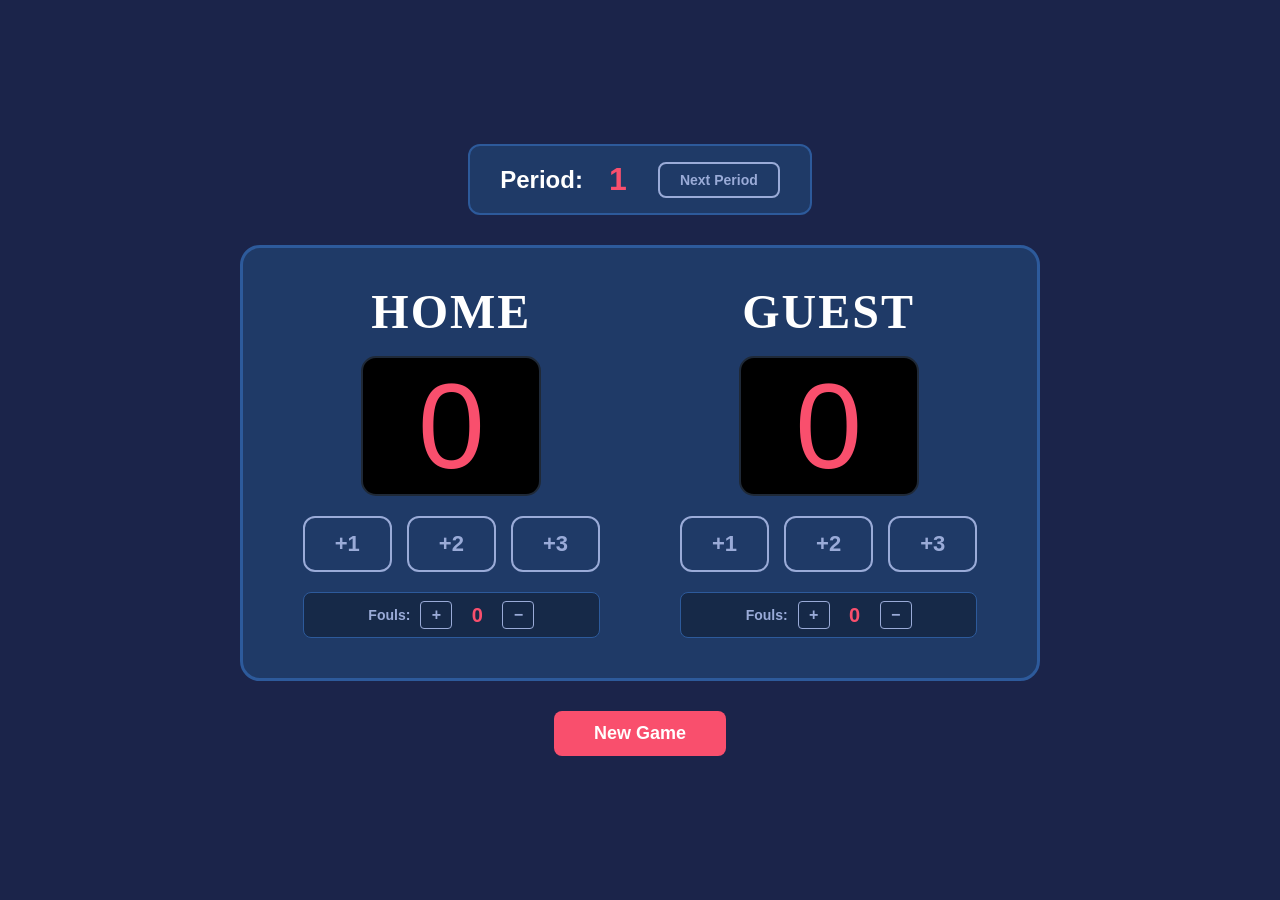
<file: Basketball-score-sol/index.html>
<html>
  <head>
    <link rel="stylesheet" href="index.css" />
    <link
      href="https://fonts.cdnfonts.com/css/cursed-timer-ulil"
      rel="stylesheet"
    />
  </head>

  <body>
    <div class="wrapper">
      <!-- Period Display -->
      <div class="period-display">
        <div class="period-info">
          <span>Period:</span>
          <span id="period" class="period-number">1</span>
        </div>
        <button class="button-period" onclick="nextPeriod()">
          Next Period
        </button>
      </div>

      <div class="container">
        <div class="team" id="home-team">
          <h3 class="main-text">HOME</h3>
          <p class="point-text" id="home-point">0</p>
          <div class="buttons-group">
            <button class="button-score" onclick="incrementHome(1)">+1</button>
            <button class="button-score" onclick="incrementHome(2)">+2</button>
            <button class="button-score" onclick="incrementHome(3)">+3</button>
          </div>
          <div class="stats-group">
            <div class="stat-item">
              <span class="stat-label">Fouls:</span>
              <button class="button-stat" onclick="incrementHomeFouls()">
                +
              </button>
              <span id="home-fouls" class="stat-value">0</span>
              <button class="button-stat" onclick="decrementHomeFouls()">
                −
              </button>
            </div>
          </div>
        </div>

        <div class="team" id="guest-team">
          <h3 class="main-text">GUEST</h3>
          <p class="point-text" id="guest-point">0</p>
          <div class="buttons-group">
            <button class="button-score" onclick="incrementGuest(1)">+1</button>
            <button class="button-score" onclick="incrementGuest(2)">+2</button>
            <button class="button-score" onclick="incrementGuest(3)">+3</button>
          </div>
          <div class="stats-group">
            <div class="stat-item">
              <span class="stat-label">Fouls:</span>
              <button class="button-stat" onclick="incrementGuestFouls()">
                +
              </button>
              <span id="guest-fouls" class="stat-value">0</span>
              <button class="button-stat" onclick="decrementGuestFouls()">
                −
              </button>
            </div>
          </div>
        </div>
      </div>
      <button class="new-game" onclick="newGame()">New Game</button>
    </div>
    <script src="index.js"></script>
  </body>
</html>
</file>
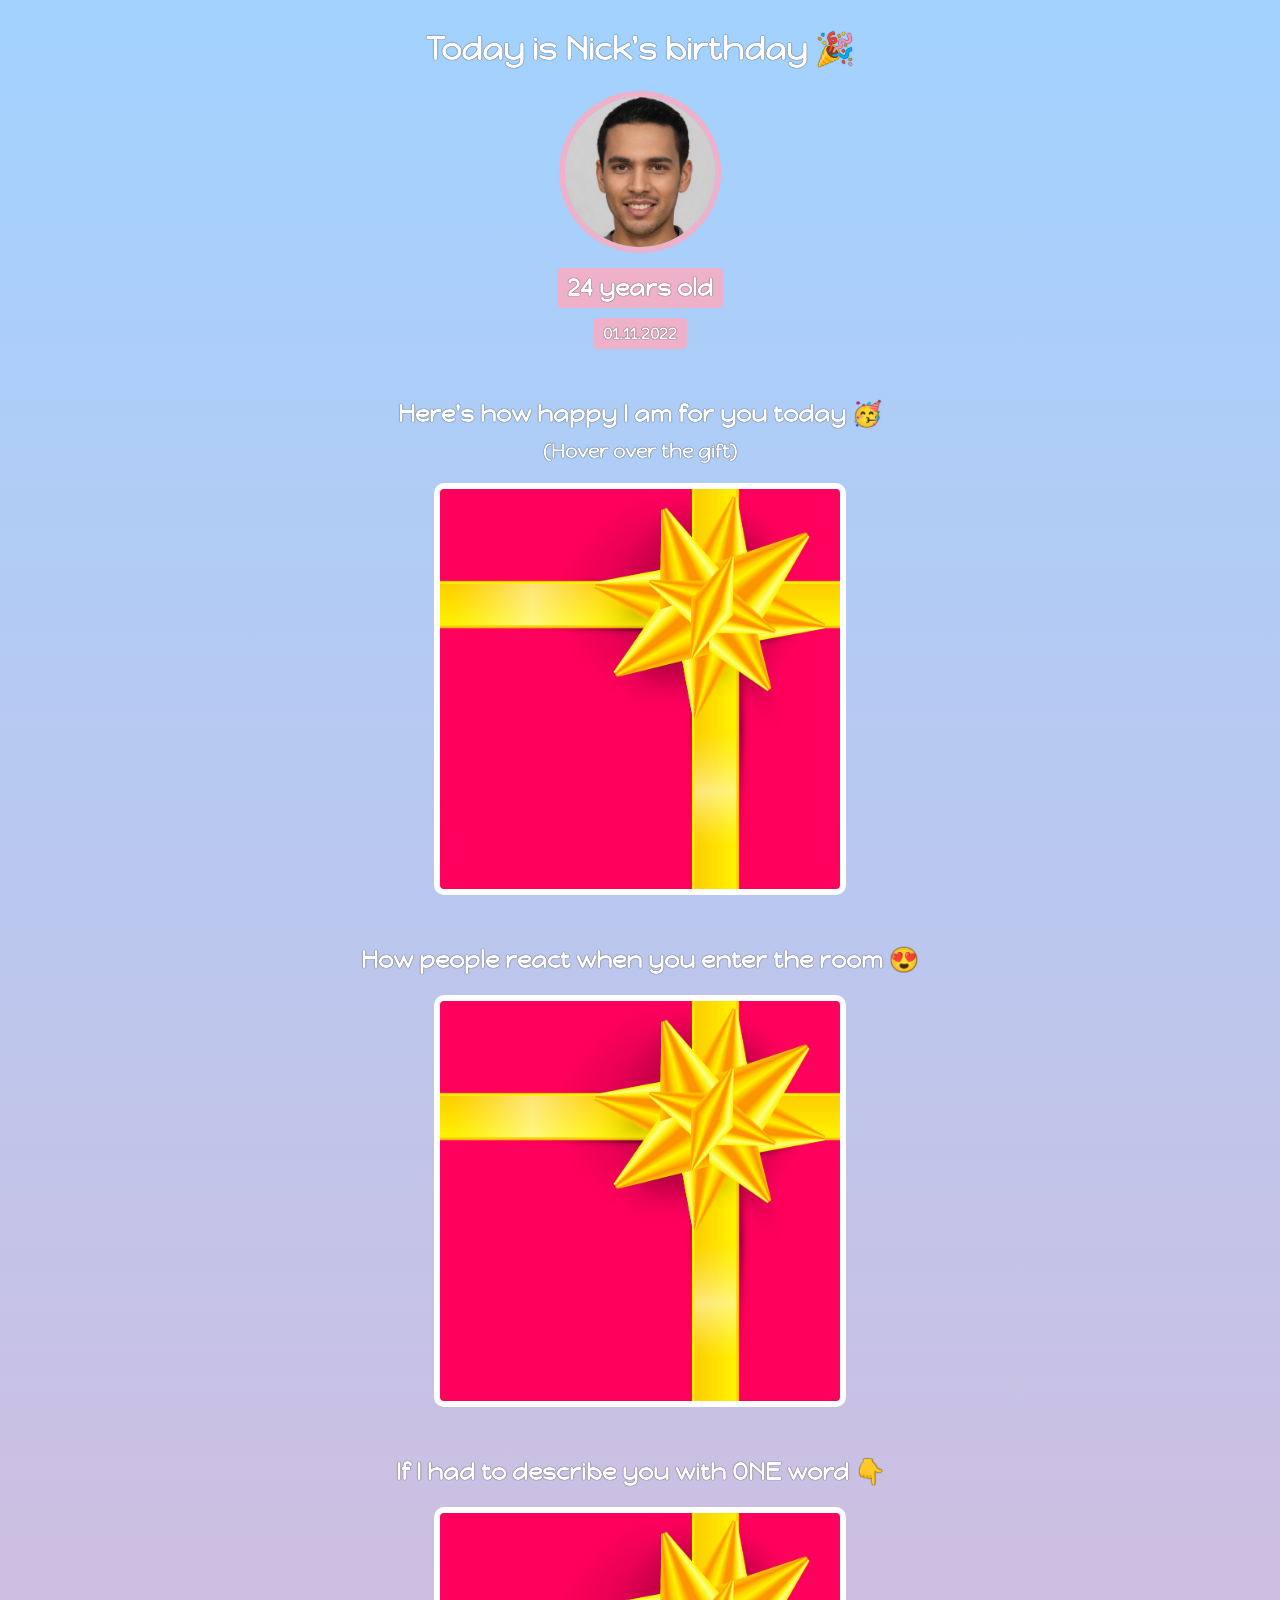
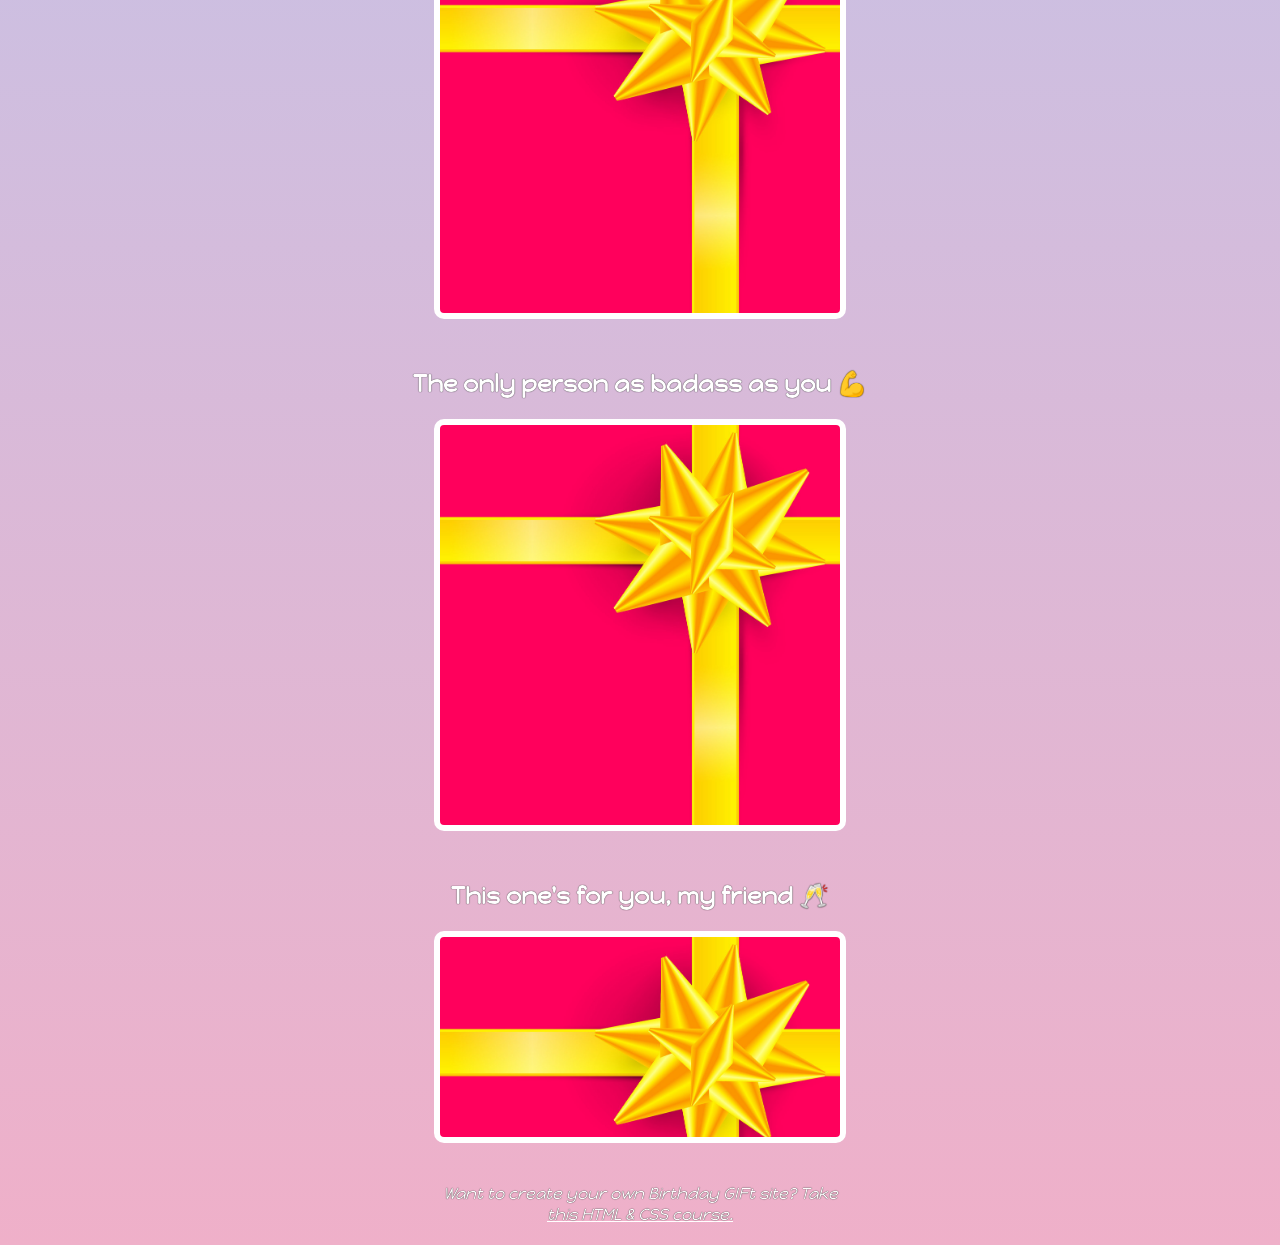
<file: birthday-web/index.html>
<html>
    <head>
        <link rel="preconnect" href="https://fonts.googleapis.com">
        <link rel="preconnect" href="https://fonts.gstatic.com" crossorigin>
        <link href="https://fonts.googleapis.com/css2?family=Happy+Monkey&display=swap" rel="stylesheet">
        <link rel="stylesheet" href="styles.css">
    </head>
    <body>
        <div id="header">
            <h1>Today is Nick's birthday 🎉</h1>
            <img id="bff-img" src="images/nick.jpg">
            <h2 id="bday-age">24 years old</h2>
            <h4 id="bday-date">01.11.2022</h4>
        </div>
        
        <div class="gift-section">
            <h2 class="gift-title">Here's how happy I am for you today 🥳</h2>
            <h3 class="gift-hint">(Hover over the gift)</h3>
            <div class="gift-img" id="gift-img-happy"></div>
        </div>
        
        <div class="gift-section">
            <h2 class="gift-title">How people react when you enter the room 😍</h2>
            <div class="gift-img" id="gift-img-hot"></div>
        </div>
        
        <div class="gift-section">
            <h2 class="gift-title">If I had to describe you with ONE word 👇</h2>
            <div class="gift-img" id="gift-img-genius"></div>
        </div>
        
        <div class="gift-section">
            <h2 class="gift-title">The only person as badass as you 💪</h2>
            <div class="gift-img" id="gift-img-badass"></div>
        </div>
        
         <div class="gift-section">
            <h2 class="gift-title">This one's for you, my friend 🥂</h2>
            <div class="gift-img" id="gift-img-cheers"></div>
        </div>
        
        <p id="footer">Want to create your own Birthday GIFt site? Take <a href="https://scrimba.com/learn/htmlandcss" target="_blank">this HTML & CSS course.</a></p>
        
    </body>
</html>
</file>
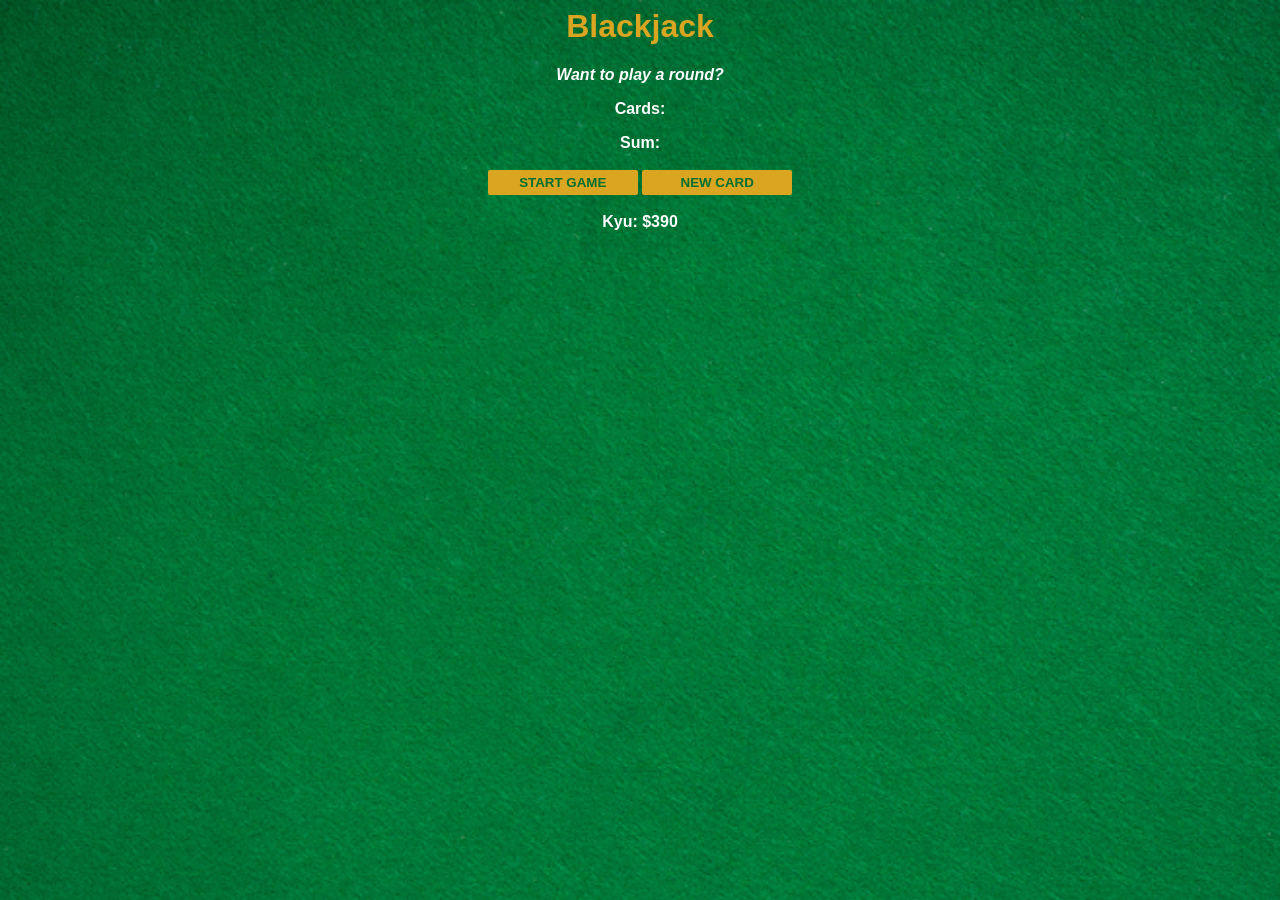
<file: blackjack-simple/index.html>
<html>
    <head>
        <link rel="stylesheet" href="index.css">
    </head>
    <body>
        <h1>Blackjack</h1>
        <p id="message-el">Want to play a round?</p>
        <p id="cards-el">Cards:</p>
        <p id="sum-el">Sum:</p>
        <button onclick="startGame()">START GAME</button>
        <button onclick="newCard()">NEW CARD</button>
        <p id="player-el"></p>
        <script src="index.js"></script>
    </body>
</html>
</file>
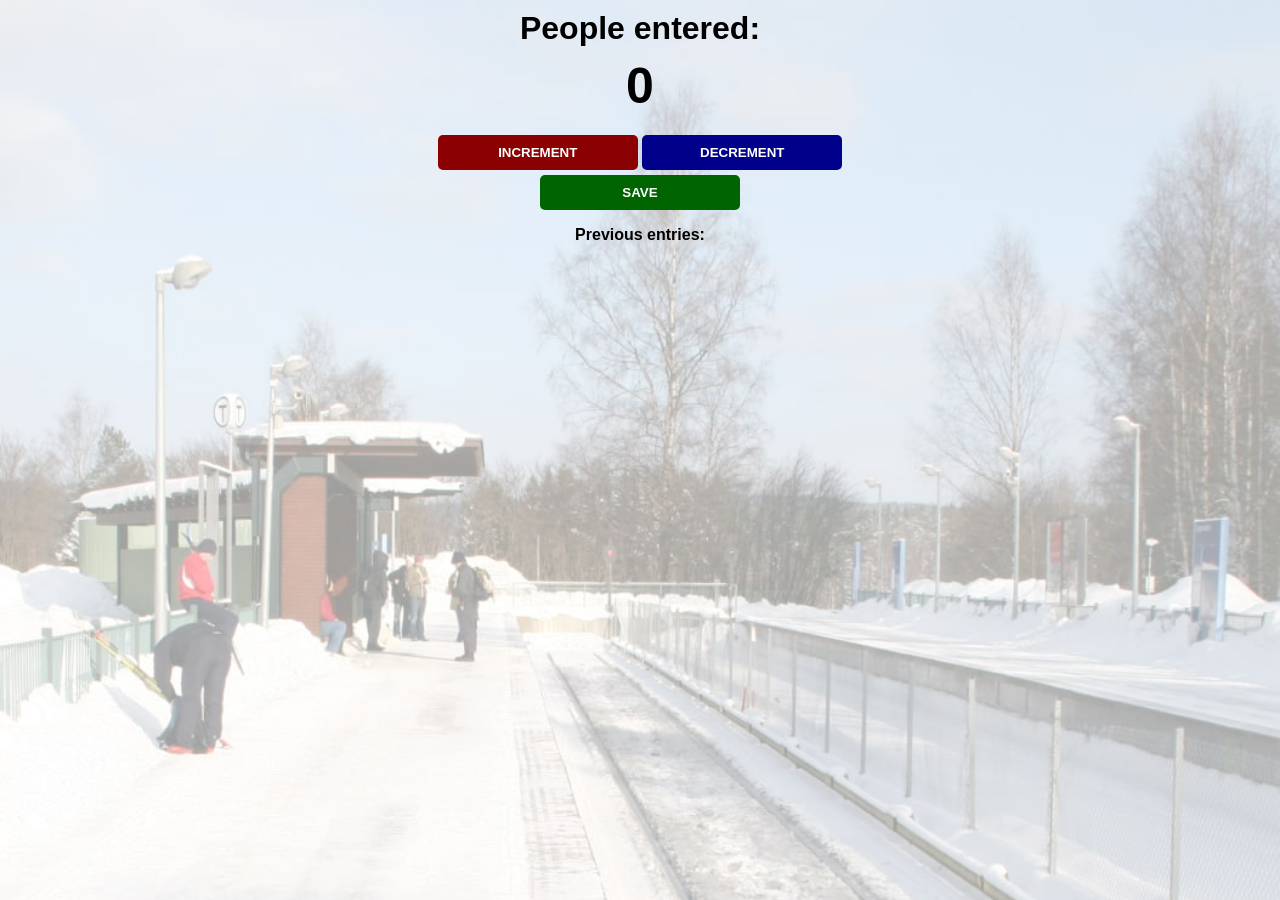
<file: counter-js/index.html>
<html>
  <head>
    <link rel="stylesheet" href="index.css" />
  </head>
  <body>
    <h1>People entered:</h1>
    <h2 id="count-el">0</h2>
    <button id="increment-btn" onclick="increment()">INCREMENT</button>
    <button id="decrement-btn" onclick="decrement()">DECREMENT</button>
    <button id="save-btn" onclick="save()">SAVE</button>
    <p id="save-el">Previous entries:</p>
    <script src="index.js"></script>
  </body>
</html>
</file>
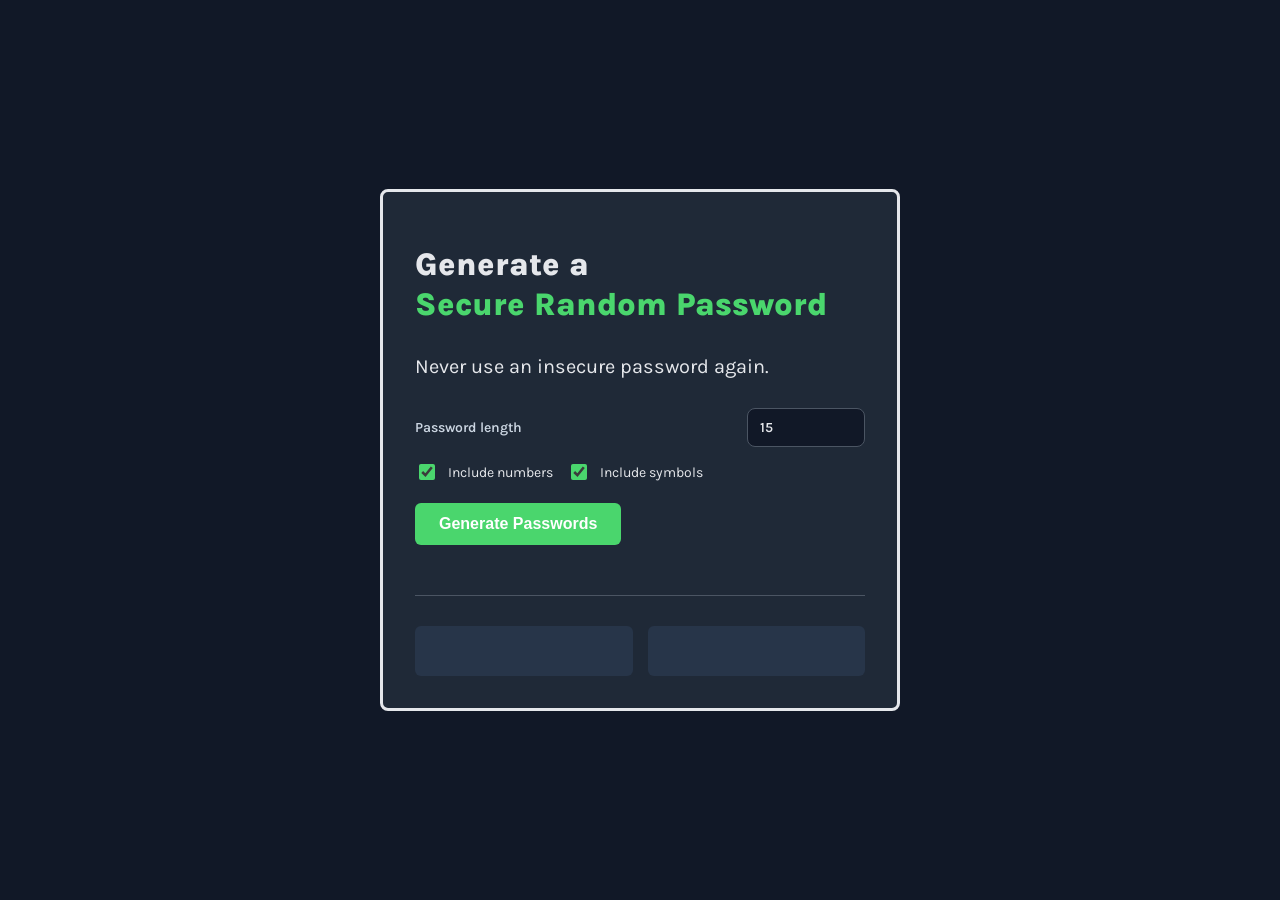
<file: password-generator-solproj/index.html>
<!doctype html>
<html lang="en">
  <head>
    <link rel="stylesheet" href="index.css" />
    <link rel="preconnect" href="https://fonts.googleapis.com" />
    <link rel="preconnect" href="https://fonts.gstatic.com" crossorigin />
    <link
      href="https://fonts.googleapis.com/css2?family=Happy+Monkey&family=Karla:ital,wght@0,200..800;1,200..800&family=Orbitron:wght@400..900&display=swap"
      rel="stylesheet"
    />
    <meta charset="UTF-8" />
    <meta name="viewport" content="width=device-width, initial-scale=1.0" />
    <title>Password Generator🔑</title>
  </head>
  <body>
    <div class="container">
      <h1 class="title">
        Generate a <br /><span class="highlight">Secure Random Password</span>
      </h1>
      <p class="description">Never use an insecure password again.</p>
      <div class="controls">
        <label class="control-row">
          <span class="control-label">Password length</span>
          <input
            id="password-length"
            class="length-input"
            type="number"
            min="8"
            max="24"
            value="15"
          />
        </label>

        <div class="toggle-group" aria-label="Password options">
          <label class="option">
            <input id="include-numbers" type="checkbox" checked />
            <span>Include numbers</span>
          </label>
          <label class="option">
            <input id="include-symbols" type="checkbox" checked />
            <span>Include symbols</span>
          </label>
        </div>
      </div>

      <button id="generate-btn" class="gen-btn">
        Generate Passwords
      </button>
      <p id="status-message" class="status" aria-live="polite"></p>
      <hr class="divider" />
      <div class="passwords-container">
        <div id="password-one" class="password-box"></div>
        <div id="password-two" class="password-box"></div>
      </div>
    </div>
    <script src="index.js"></script>
  </body>
</html>
</file>
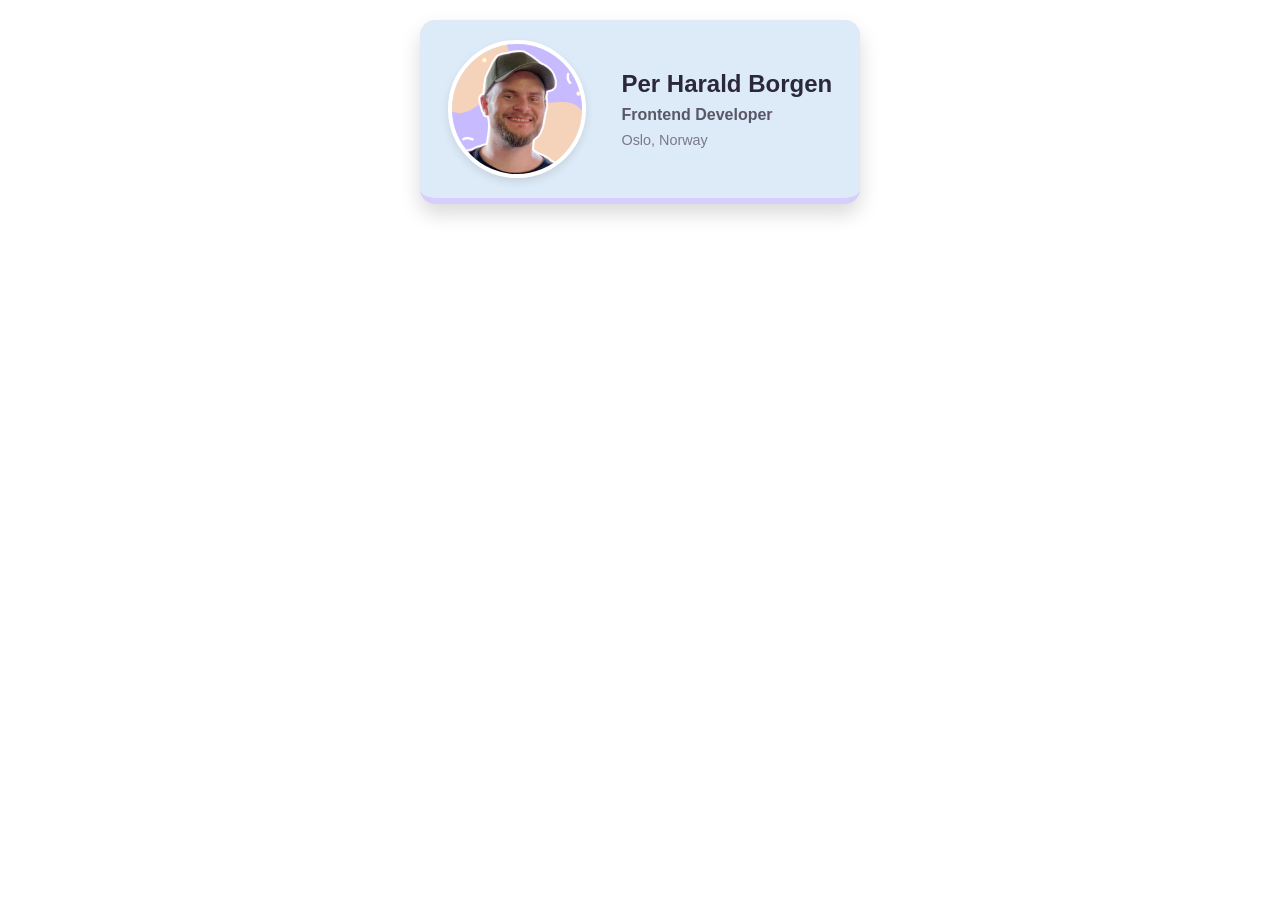
<file: Personal Card/index.html>
<html>
    <head>
        <link rel="stylesheet" href="styles.css" />
    </head>
    <body>
        <div class="card">
            <img class="avatar" src="images/per.png">
            <div >
                <h3>Per Harald Borgen</h3>
                <p>Frontend Developer</p>
                <h4>Oslo, Norway</h4>
            </div>
        </div>
    </body>
</html>
</file>
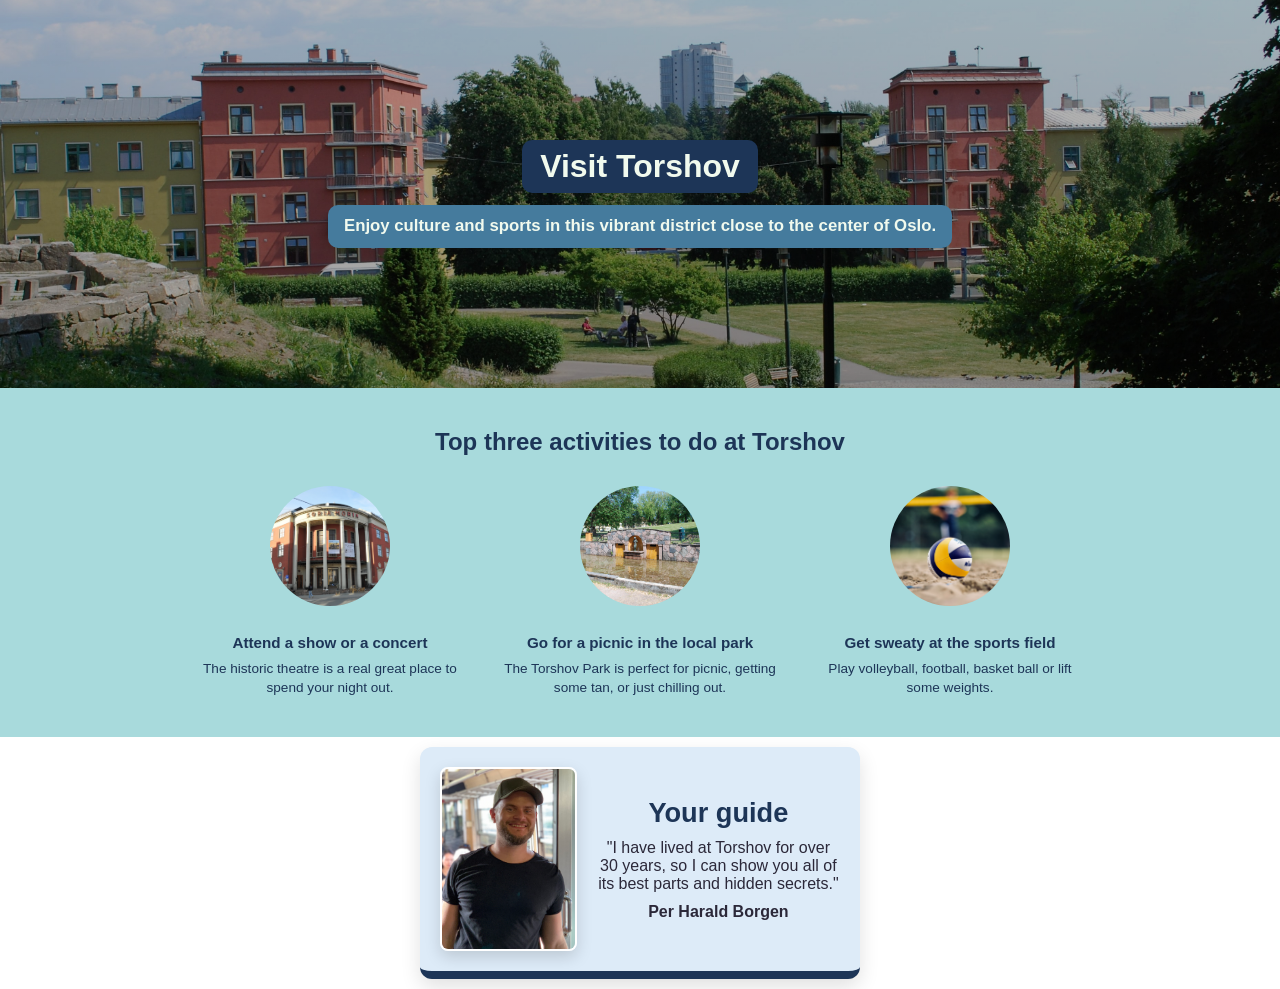
<file: solo-project-css/index.html>
<!doctype html>
<html>
  <head>
    <link rel="stylesheet" href="styles.css" />
  </head>
  <body>
    <!-- HERO SECTION -->
    <div id="hero">
      <h1 id="nama-kota">Visit Torshov</h1>
      <h2 id="deskripsi-kota">
        Enjoy culture and sports in this vibrant district close to the center of
        Oslo.
      </h2>
    </div>

    <!-- ACTIVITIES SECTION -->
    <div id="activities">
      <h3>Top three activities to do at Torshov</h3>
      <div id="top-three">
        <div class="activity-card">
          <img src="images/theatre.jpg" alt="Theatre" />
          <h4>Attend a show or a concert</h4>
          <p>
            The historic theatre is a real great place to spend your night out.
          </p>
        </div>

        <div class="activity-card">
          <img src="images/park.jpg" alt="Park" />
          <h4>Go for a picnic in the local park</h4>
          <p>
            The Torshov Park is perfect for picnic, getting some tan, or just
            chilling out.
          </p>
        </div>

        <div class="activity-card">
          <img src="images/sports.jpg" alt="Sports" />
          <h4>Get sweaty at the sports field</h4>
          <p>Play volleyball, football, basket ball or lift some weights.</p>
        </div>
      </div>
    </div>

    <!-- GUIDE SECTION -->
    <div id="guide">
      <div id="guide-card">
        <img id="avatar" src="images/per.jpg" alt="Your guide" />
        <div class="information-card">
          <h3>Your guide</h3>
          <p>
            "I have lived at Torshov for over 30 years, so I can show you all of
            its best parts and hidden secrets."
          </p>
          <h4>Per Harald Borgen</h4>
        </div>
      </div>
    </div>
  </body>
</html>
</file>
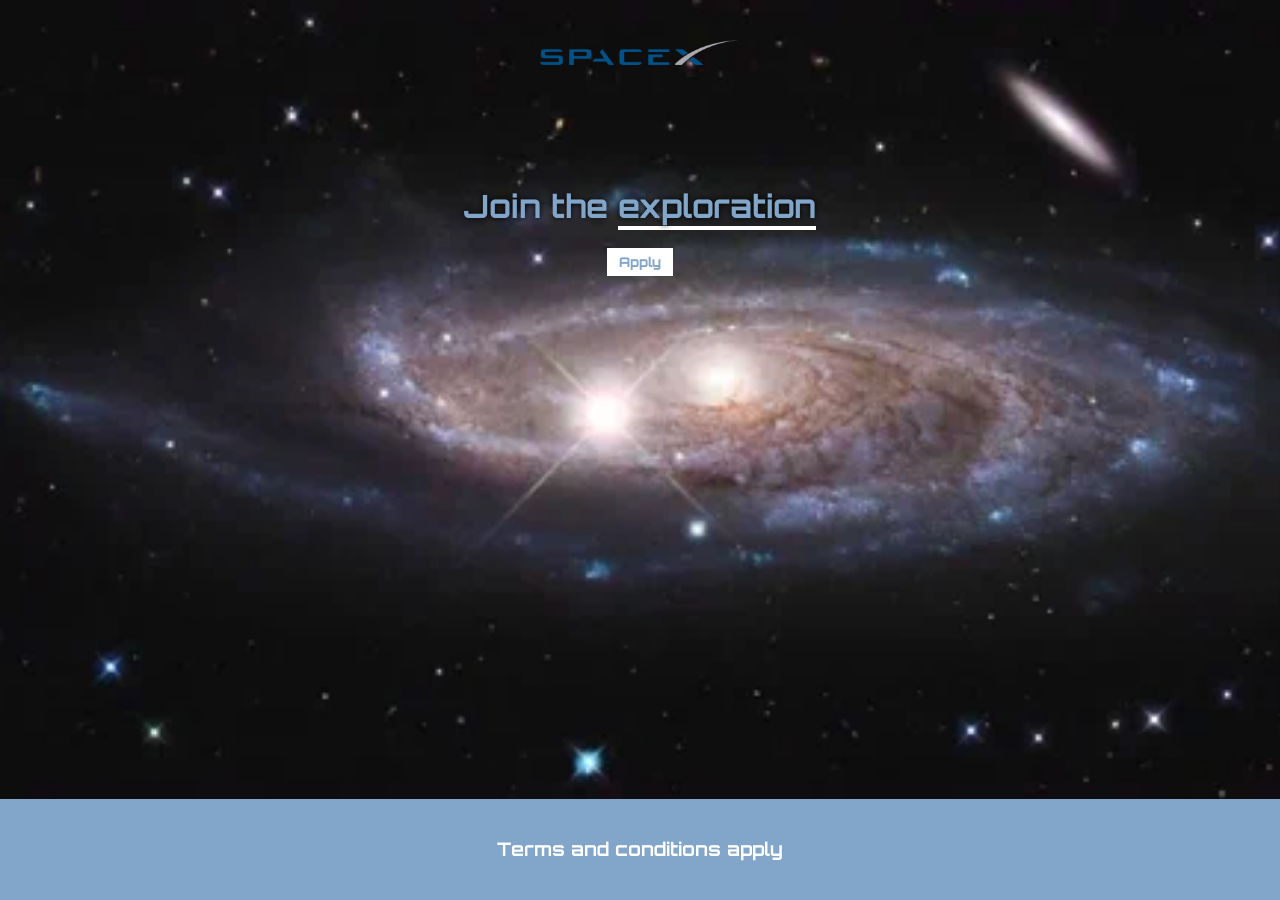
<file: space/index.html>
<html>
  <head>
    <link rel="preconnect" href="https://fonts.googleapis.com" />
    <link rel="preconnect" href="https://fonts.gstatic.com" crossorigin />
    <link
      href="https://fonts.googleapis.com/css2?family=Orbitron:wght@400;800&display=swap"
      rel="stylesheet"
    />
    <link rel="stylesheet" href="styles.css" />
  </head>
  <body>
    <div id="hero">
      <img src="images/spacex.png" id="main-logo" />
      <h1 id="title">Join the <span class="underline">exploration</span></h1>
      <button class="btn">Apply</button>
    </div>
    <div id="footer">
      <h3>Terms and conditions apply</h3>
    </div>
  </body>
</html>
</file>
<file: Basketball-score-sol/index.css>
* {
  box-sizing: border-box;
}

body {
  margin: 0;
  background-color: #1b244a;
  display: flex;
  justify-content: center;
  align-items: center;
  min-height: 100vh;
  font-family: "Verdana", sans-serif;
}

.wrapper {
  display: flex;
  flex-direction: column;
  align-items: center;
  gap: 30px;
}

.container {
  display: flex;
  justify-content: space-around;
  gap: 80px;
  background-color: #1f3a67;
  padding: 40px 60px;
  border-radius: 20px;
  border: 3px solid #2d5a9b;
}

.team {
  display: flex;
  flex-direction: column;
  align-items: center;
  gap: 20px;
}

.buttons-group {
  display: flex;
  gap: 15px;
}

.main-text {
  margin: 0;
  font-family: "Verdana";
  font-style: normal;
  font-weight: 700;
  font-size: 48px;
  line-height: 1;
  text-align: center;
  color: #ffffff;
  letter-spacing: 2px;
}

.point-text {
  margin: 0;
  display: flex;
  justify-content: center;
  align-items: center;
  width: 180px;
  height: 140px;
  font-family: "Cursed Timer ULiL", sans-serif;
  font-style: normal;
  font-weight: 400;
  font-size: 120px;
  line-height: 1;
  text-align: center;
  color: #f94f6d;
  border: #1f2937 2px solid;
  background-color: black;
  border-radius: 15px;
  padding: 10px 20px;
}

.button-score {
  font-family: "Verdana", sans-serif;
  font-style: normal;
  font-weight: 600;
  font-size: 22px;
  line-height: 1;
  text-align: center;
  color: #9aabd8;
  border: #9aabd8 2px solid;
  background-color: transparent;
  border-radius: 12px;
  padding: 15px 30px;
  cursor: pointer;
  transition: all 0.3s ease;
}

.button-score:hover {
  background-color: rgba(154, 171, 216, 0.1);
  border-color: #ffffff;
  color: #ffffff;
}

.new-game {
  background-color: #f94f6d;
  color: white;
  font-weight: bold;
  font-size: 18px;
  border: none;
  padding: 12px 40px;
  position: static;
  border-radius: 8px;
  cursor: pointer;
  transition: all 0.3s ease;
  font-family: "Verdana", sans-serif;
}

.new-game:hover {
  background-color: #ff6b7d;
  transform: scale(1.05);
}

/* Period Display */
.period-display {
  display: flex;
  align-items: center;
  gap: 20px;
  background-color: #1f3a67;
  padding: 15px 30px;
  border-radius: 12px;
  border: 2px solid #2d5a9b;
}

.period-info {
  display: flex;
  align-items: center;
  gap: 15px;
  font-size: 24px;
  font-weight: bold;
  color: #ffffff;
}

.period-number {
  font-size: 32px;
  color: #f94f6d;
  font-weight: bold;
  min-width: 40px;
  text-align: center;
}

.button-period {
  font-family: "Verdana", sans-serif;
  font-weight: 600;
  font-size: 14px;
  color: #9aabd8;
  border: #9aabd8 2px solid;
  background-color: transparent;
  border-radius: 8px;
  padding: 8px 20px;
  cursor: pointer;
  transition: all 0.3s ease;
}

.button-period:hover {
  background-color: rgba(154, 171, 216, 0.1);
  border-color: #ffffff;
  color: #ffffff;
}

/* Stats Group (Fouls) */
.stats-group {
  display: flex;
  gap: 15px;
  flex-direction: column;
  width: 100%;
}

.stat-item {
  display: flex;
  align-items: center;
  justify-content: center;
  gap: 10px;
  background-color: rgba(0, 0, 0, 0.3);
  padding: 8px 15px;
  border-radius: 8px;
  border: 1px solid #2d5a9b;
}

.stat-label {
  font-size: 14px;
  font-weight: 600;
  color: #9aabd8;
}

.stat-value {
  font-size: 20px;
  font-weight: bold;
  color: #f94f6d;
  min-width: 30px;
  text-align: center;
}

.button-stat {
  font-family: "Verdana", sans-serif;
  font-weight: bold;
  font-size: 16px;
  color: #9aabd8;
  border: #9aabd8 1px solid;
  background-color: transparent;
  border-radius: 4px;
  padding: 4px 10px;
  cursor: pointer;
  transition: all 0.2s ease;
  min-width: 32px;
}

.button-stat:hover {
  background-color: rgba(154, 171, 216, 0.1);
  border-color: #ffffff;
  color: #ffffff;
}

/* Leader Highlighting */
.team.leader {
  background: linear-gradient(
    135deg,
    rgba(249, 79, 109, 0.2),
    rgba(255, 107, 125, 0.2)
  );
  padding: 20px;
  border-radius: 15px;
  border: 2px solid #f94f6d;
  box-shadow: 0 0 20px rgba(249, 79, 109, 0.3);
}

.team.leader .main-text {
  color: #ffd700;
  text-shadow: 0 0 10px rgba(255, 215, 0, 0.5);
}

.team {
  transition: all 0.3s ease;
}
</file>
<file: birthday-web/styles.css>
body {
    text-align: center;
    font-family: 'Happy Monkey', cursive;
    background: linear-gradient(#a2d2ff, #EFB0C9);
    color: #ffffff;
}

h1, h2, h3, h4, p {
    text-shadow: 0 0 1px black;
}

#bff-img {
    width: 150px;
    border-radius: 50%;
    border: 6px solid #EFB0C9;
    margin-bottom: 10px;
}

#bday-age {
    background: #EFB0C9;
    padding: 5px 10px;
    border-radius: 5px;
    margin: 5px 0 10px 0;
}

#bday-date {
    margin: 0;
    background: #EFB0C9;
    padding: 5px 10px;
    border-radius: 5px;
}

#header {
    display: flex;
    flex-direction: column;
    align-items: center;
}

.gift-section {
    margin-top: 50px;
}

.gift-title {
    margin-bottom: 10px;
}

.gift-hint {
    margin-top: 0;
}

#gift-img-cheers {
    height: 200px;
}

.gift-img {
    margin: 20px auto;
    max-width: 400px;
    height: 400px;
    border: 6px solid white;
    border-radius: 10px;
    background-image: url("images/gift-cover.jpg");
    background-size: cover;
}

#gift-img-happy:hover {
    background-image: url("images/happy.gif");
}

#gift-img-hot:hover {
    background-image: url("images/hot.gif");
}

#gift-img-genius:hover {
    background-image: url("images/genius.gif");
}

#gift-img-badass:hover {
    background-image: url("images/badass.gif");
}

#gift-img-cheers:hover {
    background-image: url("images/cheers.gif");
}

#footer {
    font-style: italic;
    width: 400px;
    margin: 40px auto 20px;
}

a {
    color: white;
}

/* 
Add the footer paragraph according to the design. 
Configure the anchor tag to open the link in a new tab.
Forgotten how to do it? Google it! 

Link: 
https://scrimba.com/learn/htmlandcss

Text:
Want to create your own Birthday GIFt site? Take this HTML & CSS course.
*/
</file>
<file: blackjack-simple/index.css>
body {
    font-family: 'Trebuchet MS', 'Lucida Sans Unicode', 'Lucida Grande', Arial, sans-serif;
    background-image: url("images/table.png");
    background-size: cover;
    font-weight: bold;
    color: white;
    text-align: center;
}

h1 {
    color: goldenrod;
}

#message-el {
    font-style: italic;
}

button {
    color: #016f32;
    width: 150px;
    background: goldenrod;
    padding-top: 5px;
    padding-bottom: 5px;
    font-weight: bold;
    border: none;
    border-radius: 2px;
    margin-bottom: 2px;
    margin-top: 2px;
}
</file>
<file: counter-js/index.css>
body {
  background-image: url("station.jpg");
  background-size: cover;
  font-family:
    -apple-system, BlinkMacSystemFont, "Segoe UI", Roboto, Oxygen, Ubuntu,
    Cantarell, "Open Sans", "Helvetica Neue", sans-serif;
  font-weight: bold;
  text-align: center;
}

h1 {
  margin-top: 10px;
  margin-bottom: 10px;
}

h2 {
  font-size: 50px;
  margin-top: 0;
  margin-bottom: 20px;
}

button {
  border: none;
  padding-top: 10px;
  padding-bottom: 10px;
  color: white;
  font-weight: bold;
  width: 200px;
  margin-bottom: 5px;
  border-radius: 5px;
  cursor: pointer;
  transition:
    transform 0.12s ease,
    box-shadow 0.12s ease,
    filter 0.12s ease;
}

button:hover {
  filter: brightness(1.08);
  box-shadow: 0 6px 14px rgba(0, 0, 0, 0.18);
}

button:active {
  transform: translateY(2px) scale(0.98);
  box-shadow: 0 2px 6px rgba(0, 0, 0, 0.12);
}

#increment-btn {
  background: darkred;
}

#decrement-btn {
  background: darkblue;
}

#save-btn {
  background: darkgreen;
  display: block;
  margin: 0 auto 5px;
}
</file>
<file: password-generator-solproj/index.css>
body {
  background-color: #111827;
  margin: 0;
  padding: 0;
  font-family: "Karla", sans-serif;
  display: flex;
  justify-content: center;
  align-items: center;
  height: 100vh;
}

.container {
  background-color: #1f2937;
  padding: 2rem;
  border: 3px solid #e5e7eb;
  border-radius: 0.5rem;
  max-width: 450px;
  width: 100%;
}

.title {
  color: #e5e7eb;
  font-size: 32px;
  margin-bottom: 1rem;
  font-weight: 800;
  line-height: 40px;
}

.highlight {
  color: #4ad66d;
}

.description {
  color: #e5e7eb;
  font-size: 20px;
  margin-bottom: 30px;
  margin-top: 30px;
  font-weight: 400;
}

.controls {
  display: grid;
  gap: 14px;
  margin-bottom: 20px;
}

.control-row {
  display: flex;
  justify-content: space-between;
  align-items: center;
  gap: 16px;
  color: #e5e7eb;
  font-size: 14px;
  font-weight: 600;
}

.control-label {
  color: #cbd5e1;
}

.length-input {
  width: 92px;
  background-color: #111827;
  color: #e5e7eb;
  border: 1px solid #4b5563;
  border-radius: 8px;
  padding: 10px 12px;
  font: inherit;
}

.length-input:focus {
  outline: 2px solid #4ad66d;
  outline-offset: 2px;
}

.toggle-group {
  display: flex;
  flex-wrap: wrap;
  gap: 14px;
}

.option {
  display: inline-flex;
  align-items: center;
  gap: 10px;
  color: #e5e7eb;
  font-size: 14px;
  cursor: pointer;
  user-select: none;
}

.option input {
  width: 16px;
  height: 16px;
  accent-color: #4ad66d;
}

.gen-btn {
  background-color: #4ad66d;
  color: #ffffff;
  border: none;
  padding: 12px 24px;
  font-size: 16px;
  font-weight: bold;
  border-radius: 6px;
  cursor: pointer;
  transition: all 0.3s ease;
}
.gen-btn:hover {
  background-color: #3cb85c;
  transform: scale(1.05);
}

.status {
  min-height: 1.25rem;
  margin: 0;
  color: #9ca3af;
  font-size: 14px;
}

.divider {
  border: 0;
  height: 1px;
  background: #4b5563;
  margin: 30px 0;
}

.passwords-container {
  display: flex;
  justify-content: space-between;
  gap: 15px;
}

.password-box {
  background-color: #273549;
  color: #55f9e1;
  flex: 1;
  height: 50px;
  display: flex;
  justify-content: center;
  align-items: center;
  border-radius: 6px;
  font-size: 16px;
  letter-spacing: 0, 5px;
  cursor: pointer;
  user-select: all;
  transition:
    transform 0.2s ease,
    background-color 0.2s ease;
}

.password-box:hover {
  background-color: #2e415c;
  transform: translateY(-1px);
}
</file>
<file: Personal Card/styles.css>
body {
  margin: 20px;
  /*
    Challenge:
    Find a web safe font you like, and add it 
    to your card.
    */
  font-family: Verdana, Geneva, Tahoma, sans-serif;
}

.avatar {
  width: 130px;
  height: 130px;
  object-fit: cover;

  /* STRETCH GOAL: Border Radius */
  border-radius: 50%; /* Membuat gambar jadi bulat sempurna */
  border: 4px solid #fff; /* Bingkai putih estetik di sekeliling foto */
  box-shadow: 0 4px 8px rgba(0, 0, 0, 0.1);
}

.card {
  width: 400px;
  margin: 0 auto;
  padding: 20px;

  display: flex;
  align-items: center;
  justify-content: space-around;
  gap: 20px;
  text-align: left;
  background: #ddebf8;
  color: #2b2839;

  border-radius: 15px;
  border-bottom: 6px solid #d8cefe;

  /*
    Challenge:
    Find a color palette you like on Coolors.co
    and use it in your business card.
     */
  box-shadow: 0 10px 20px rgba(0, 0, 0, 0.15);

  /* Persiapan untuk animasi hover */
  transition:
    transform 0.3s ease,
    box-shadow 0.3s ease;

  /* STRETCH GOAL 🤯🤯🤯: Animations */
  animation: fadeIn 1.5s ease-out forwards;
}

.border-blue {
  border: 1px dotted blue;
}

.card:hover {
  transform: translateY(
    -10px
  ); /* Efek kartu terangkat ke atas saat kursor mendekat */
  box-shadow: 0 20px 30px rgba(0, 0, 0, 0.2); /* Bayangan membesar saat terangkat */
}

.card div {
  display: flex;
  flex-direction: column;
  gap: 8px; /* Jarak rapi antar baris teks */
}

h3,
h4,
p {
  margin: 0; /* Mereset margin bawaan browser */
}

h3 {
  font-size: 1.5rem;
}

p {
  color: #5a5766;
  font-weight: 600;
}

h4 {
  font-weight: normal;
  font-size: 0.9rem;
  color: #7b788a;
}

/* STRETCH GOAL 🤯🤯🤯: Animations */
@keyframes fadeIn {
  from {
    opacity: 0;
    margin-top: 60px;
  }
  to {
    opacity: 1;
    margin-top: 0px;
  }
}
/*
Stretch goals:
Find other ways you can personalize 
the design of your business card, e.g.:
- change the border(s)
- add border radius
- shuffle the layout
- shadows        🤯
- hover effects  🤯🤯
- animations     🤯🤯🤯
*/
</file>
<file: solo-project-css/styles.css>
/**
Palette: https://scrimba.com/links/hometown-palette
RED: #E63946
LIGHT: #F1FAEE
AQUA: #A8DADC
LIGHT BLUE: #457B9D
DARK BLUE: #1D3557

*/

body {
  margin: 0;
  text-align: center;
  font-family: "Poppins", "Segoe UI", Tahoma, Geneva, Verdana, sans-serif;
}

img {
  width: 100px;
}

#hero {
  background-image:
    linear-gradient(rgba(0, 0, 0, 0.28), rgba(0, 0, 0, 0.38)),
    url("./images/torshov.jpg");
  background-size: cover;
  background-position: center;
  min-height: 340px;
  padding: 24px 20px;

  display: flex;
  flex-direction: column;
  justify-content: center;
  align-items: center;
  gap: 12px;
}

@keyframes fadeIn {
  from {
    opacity: 0;
    margin-top: 60px;
  }
  to {
    opacity: 1;
    margin-top: 0px;
  }
}

#nama-kota {
  margin: 0;
  padding: 8px 18px;
  background-color: #1d3557;
  color: #f1faee;
  border-radius: 10px;
  font-size: 2rem;
  font-weight: 700;
  line-height: 1.15;

  /* STRETCH GOAL 🤯🤯🤯: Animations */
  animation: fadeIn 1.5s ease-out forwards;
}

#deskripsi-kota {
  margin: 0;
  max-width: 640px;
  padding: 10px 16px;
  background-color: #457b9d;
  color: #f1faee;
  border-radius: 10px;
  font-size: 1.05rem;
  font-weight: 600;
  line-height: 1.35;

  /* STRETCH GOAL 🤯🤯🤯: Animations */
  animation: fadeIn 1.5s ease-out forwards;
}

#activities {
  margin: 0;
  padding: 40px 20px;
  background-color: #a8dadc;
}

#activities h3 {
  margin: 0 0 30px 0;
  color: #1d3557;
  font-size: 1.5rem;
  font-weight: 700;
}

#top-three {
  display: grid;
  grid-template-columns: repeat(auto-fit, minmax(200px, 1fr));
  gap: 30px;
  max-width: 900px;
  margin: 0 auto;
}

.activity-card {
  text-align: center;
}

.activity-card:hover {
  transform: translateY(-5px);
  text-shadow: 1px 1px 2px rgba(0, 0, 0, 0.3);
  transition: transform 0.3s ease;
  img {
    filter: brightness(1.1);
    transition: filter 0.3s ease;
  }
}

.activity-card img {
  width: 120px;
  height: 120px;
  border-radius: 50%;
  object-fit: cover;
  margin-bottom: 12px;
}

.activity-card h4 {
  margin: 12px 0 8px 0;
  color: #1d3557;
  font-size: 0.95rem;
  font-weight: 700;
}

.activity-card p {
  margin: 0;
  color: #1d3557;
  font-size: 0.85rem;
  line-height: 1.4;
}

#guide-card {
  width: 400px;
  margin: 10px auto;
  padding: 20px;

  display: flex;
  align-items: center;
  justify-content: space-around;
  gap: 20px;
  text-align: left;
  background: #ddebf8;
  color: #2b2839;

  border-radius: 12px;
  border-bottom: 8px solid #1d3557;
  box-shadow: 0 8px 20px rgba(0, 0, 0, 0.12);
}

#avatar {
  width: 180px;
  height: 180px;
  object-fit: cover;
  border-radius: 8px;
  border: 2px solid #fff;
  box-shadow: 0 6px 16px rgba(0, 0, 0, 0.15);
}

.information-card {
  display: flex;
  flex-direction: column;
  justify-content: center;
  gap: 10px;
  min-height: 180px;
}

.information-card h3,
.information-card p,
.information-card h4 {
  margin: 0;

  text-align: center;
}

.information-card h3 {
  font-size: 1.7rem;
  color: #1d3557;
}

#guide-card:hover {
  transform: translateY(-10px);
  box-shadow: 0 12px 24px rgba(0, 0, 0, 0.2);
}

@media (max-width: 640px) {
  #hero {
    min-height: 360px;
    padding: 18px 14px;
  }

  #nama-kota {
    font-size: 1.6rem;
  }

  #deskripsi-kota {
    font-size: 0.95rem;
  }

  #activities {
    padding: 30px 16px;
  }

  #activities h3 {
    font-size: 1.25rem;
    margin-bottom: 20px;
  }

  #top-three {
    grid-template-columns: 1fr;
    gap: 20px;
  }

  .activity-card img {
    width: 100px;
    height: 100px;
  }

  .activity-card h4 {
    font-size: 0.9rem;
  }

  .activity-card p {
    font-size: 0.8rem;
  }

  #guide {
    padding: 30px 16px;
  }

  #guide-card {
    width: 100%;
    max-width: 500px;
    padding: 16px;
    gap: 16px;
  }

  #avatar {
    width: 140px;
    height: 140px;
    border-radius: 6px;
  }

  .information-card {
    gap: 8px;
    min-height: auto;
  }

  .information-card h3,
  .information-card p,
  .information-card h4 {
    margin: 0;
  }

  .information-card h3 {
    font-size: 1rem;
  }

  .information-card p {
    font-size: 0.85rem;
    line-height: 1.4;
  }

  .information-card h4 {
    font-size: 0.9rem;
  }
}
</file>
<file: space/styles.css>
html,
body {
  height: 100%;
}

body {
  margin: 0;
  color: #82a5ca;
  text-align: center;
  font-family: "Orbitron", sans-serif;
  display: flex;
  flex-direction: column;
}

#hero {
  flex: 1;
  background-image: url("images/galaxy.webp");
  background-size: cover;
  display: flex;
  flex-direction: column;
  align-items: center;
  padding-top: 40px;
}

#footer {
  background: #82a5ca;
  color: white;
  padding: 20px 0;
}

#main-logo {
  width: 200px;
}

#title {
  text-shadow: 0px 0px 6px black;
  padding: 100px 0 0 0;
}

.btn {
  padding: 6px 12px;
  background: white;
  border: none;
  font-family: "Orbitron", sans-serif;
  color: #82a5ca;
  font-weight: 800;
}

.underline {
  border-bottom: 4px solid white;
}
</file>
